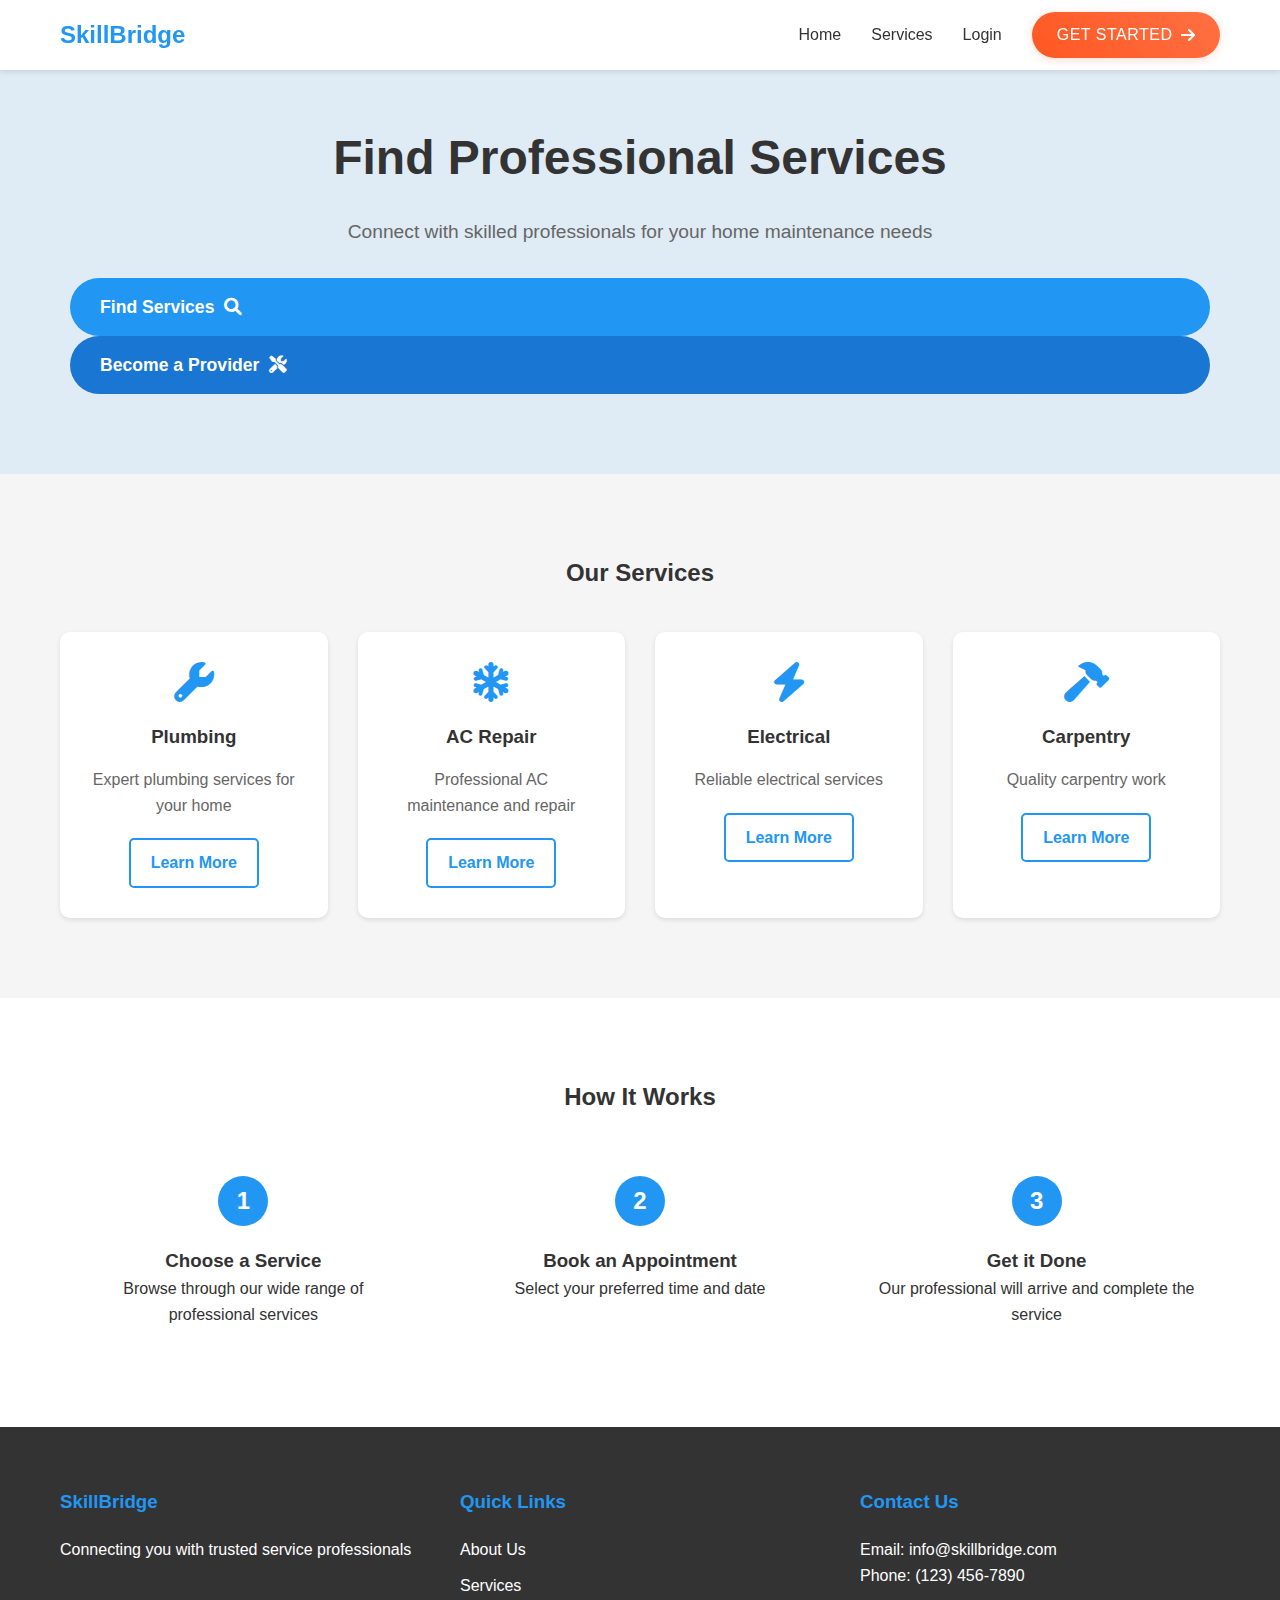
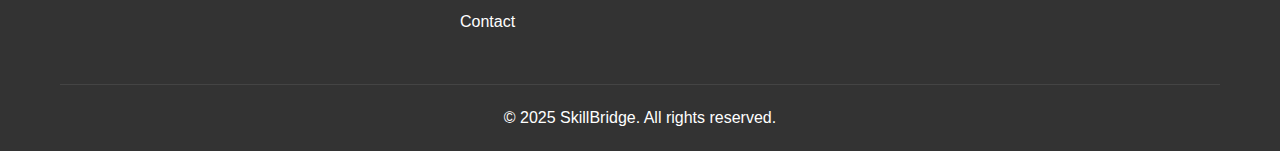
<file: frontend/index.html>
<!DOCTYPE html>
<html lang="en">
<head>
    <meta charset="UTF-8">
    <meta name="viewport" content="width=device-width, initial-scale=1.0">
    <title>SkillBridge - Your Service Marketplace</title>
    <link rel="stylesheet" href="css/style.css">
    <link rel="stylesheet" href="https://cdnjs.cloudflare.com/ajax/libs/font-awesome/6.0.0/css/all.min.css">
</head>
<body>
    <nav class="navbar">
        <div class="container">
            <a href="index.html" class="logo">SkillBridge</a>
            <ul class="nav-links">
                <li><a href="index.html">Home</a></li>
                <li><a href="services.html">Services</a></li>
                <li><a href="login.html">Login</a></li>
                <li><a href="register.html" class="btn-signup">Get Started <i class="fas fa-arrow-right"></i></a></li>
            </ul>
        </div>
    </nav>

    <header class="hero">
        <div class="container">
            <h1>Find Professional Services</h1>
            <p>Connect with skilled professionals for your home maintenance needs</p>
            <div class="cta-buttons">
                <a href="register.html?type=customer" class="btn btn-primary btn-large">Find Services <i class="fas fa-search"></i></a>
                <a href="register.html?type=provider" class="btn btn-secondary btn-large">Become a Provider <i class="fas fa-tools"></i></a>
            </div>
        </div>
    </header>

    <section class="services">
        <div class="container">
            <h2>Our Services</h2>
            <div class="service-grid">
                <div class="service-card">
                    <i class="fas fa-wrench"></i>
                    <h3>Plumbing</h3>
                    <p>Expert plumbing services for your home</p>
                    <a href="services.html#plumbing" class="btn btn-outline">Learn More</a>
                </div>
                <div class="service-card">
                    <i class="fas fa-snowflake"></i>
                    <h3>AC Repair</h3>
                    <p>Professional AC maintenance and repair</p>
                    <a href="services.html#ac-repair" class="btn btn-outline">Learn More</a>
                </div>
                <div class="service-card">
                    <i class="fas fa-bolt"></i>
                    <h3>Electrical</h3>
                    <p>Reliable electrical services</p>
                    <a href="services.html#electrical" class="btn btn-outline">Learn More</a>
                </div>
                <div class="service-card">
                    <i class="fas fa-hammer"></i>
                    <h3>Carpentry</h3>
                    <p>Quality carpentry work</p>
                    <a href="services.html#carpentry" class="btn btn-outline">Learn More</a>
                </div>
            </div>
        </div>
    </section>

    <section class="how-it-works">
        <div class="container">
            <h2>How It Works</h2>
            <div class="steps">
                <div class="step">
                    <div class="step-icon">1</div>
                    <h3>Choose a Service</h3>
                    <p>Browse through our wide range of professional services</p>
                </div>
                <div class="step">
                    <div class="step-icon">2</div>
                    <h3>Book an Appointment</h3>
                    <p>Select your preferred time and date</p>
                </div>
                <div class="step">
                    <div class="step-icon">3</div>
                    <h3>Get it Done</h3>
                    <p>Our professional will arrive and complete the service</p>
                </div>
            </div>
        </div>
    </section>

    <footer class="footer">
        <div class="container">
            <div class="footer-content">
                <div class="footer-section">
                    <h3>SkillBridge</h3>
                    <p>Connecting you with trusted service professionals</p>
                </div>
                <div class="footer-section">
                    <h3>Quick Links</h3>
                    <ul>
                        <li><a href="about.html">About Us</a></li>
                        <li><a href="services.html">Services</a></li>
                        <li><a href="contact.html">Contact</a></li>
                    </ul>
                </div>
                <div class="footer-section">
                    <h3>Contact Us</h3>
                    <p>Email: info@skillbridge.com</p>
                    <p>Phone: (123) 456-7890</p>
                </div>
            </div>
            <div class="footer-bottom">
                <p>&copy; 2025 SkillBridge. All rights reserved.</p>
            </div>
        </div>
    </footer>
</body>
</html>
</file>
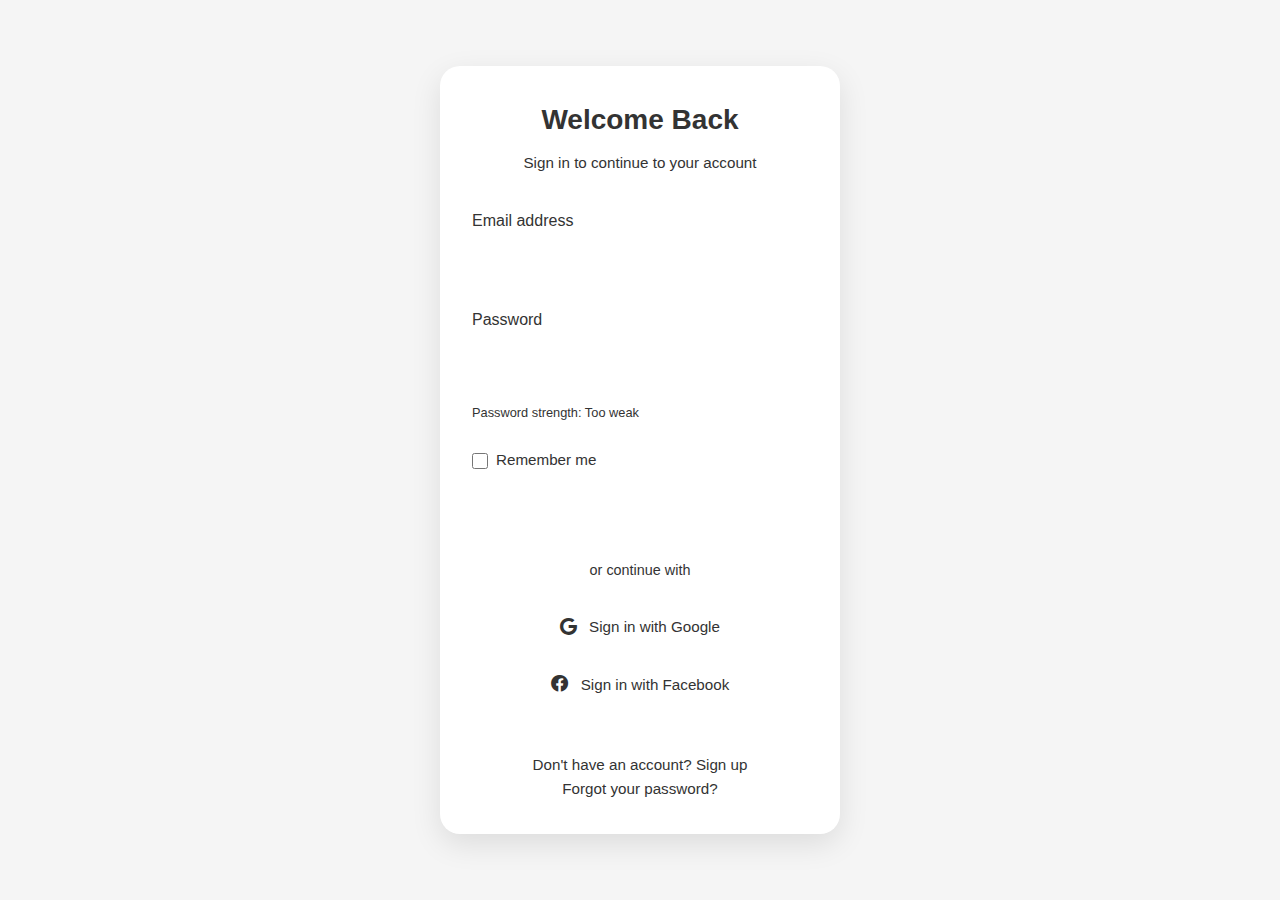
<file: frontend/login.html>
<!DOCTYPE html>
<html lang="en">
<head>
    <meta charset="UTF-8">
    <meta name="viewport" content="width=device-width, initial-scale=1.0">
    <title>Login - SkillBridge</title>
    <link rel="stylesheet" href="https://cdnjs.cloudflare.com/ajax/libs/font-awesome/6.0.0/css/all.min.css">
    <link rel="stylesheet" href="css/style.css">
    <link rel="stylesheet" href="css/auth.css">
</head>
<body>
    <div class="auth-container">
        <div class="auth-card">
            <div class="auth-header">
                <h2>Welcome Back</h2>
                <p>Sign in to continue to your account</p>
            </div>
            
            <form id="loginForm" class="auth-form">
                <div class="form-group">
                    <label for="email">Email address</label>
                    <input type="email" class="form-control" id="email" required>
                </div>
                
                <div class="form-group">
                    <label for="password">Password</label>
                    <input type="password" class="form-control" id="password" required>
                </div>
                
                <div class="remember-me">
                    <input type="checkbox" id="remember">
                    <label for="remember">Remember me</label>
                </div>
                
                <button type="submit" class="btn-auth">Sign In</button>
            </form>
            
            <div class="divider">
                <span>or continue with</span>
            </div>
            
            <div class="social-auth">
                <button class="btn-social">
                    <i class="fab fa-google"></i>
                    Sign in with Google
                </button>
                <button class="btn-social">
                    <i class="fab fa-facebook"></i>
                    Sign in with Facebook
                </button>
            </div>
            
            <div class="auth-footer">
                <p>Don't have an account? <a href="signup.html">Sign up</a></p>
                <p><a href="forgot-password.html">Forgot your password?</a></p>
            </div>
        </div>
    </div>

    <script src="js/auth.js"></script>
</body>
</html>
</file>
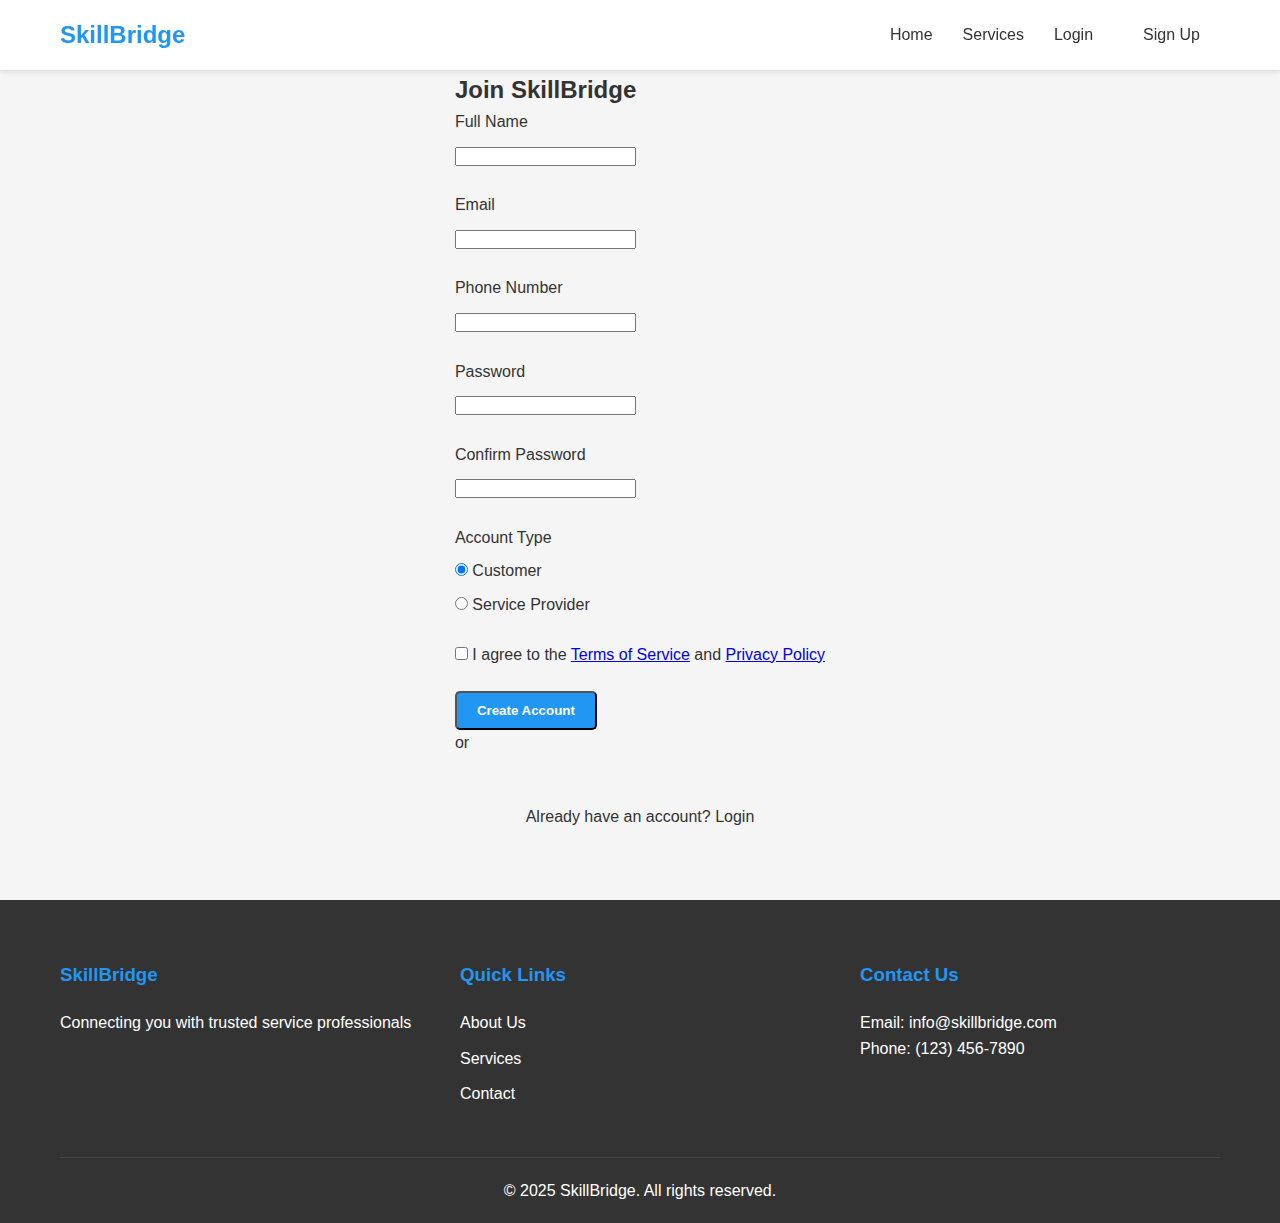
<file: frontend/register.html>
<!DOCTYPE html>
<html lang="en">
<head>
    <meta charset="UTF-8">
    <meta name="viewport" content="width=device-width, initial-scale=1.0">
    <title>Register - SkillBridge</title>
    <link rel="stylesheet" href="css/style.css">
    <link rel="stylesheet" href="css/auth.css">
    <link rel="stylesheet" href="https://cdnjs.cloudflare.com/ajax/libs/font-awesome/6.0.0/css/all.min.css">
    <script src="https://accounts.google.com/gsi/client" async defer></script>
</head>
<body>
    <nav class="navbar">
        <div class="container">
            <a href="index.html" class="logo">SkillBridge</a>
            <ul class="nav-links">
                <li><a href="index.html">Home</a></li>
                <li><a href="services.html">Services</a></li>
                <li><a href="login.html">Login</a></li>
                <li><a href="register.html" class="btn">Sign Up</a></li>
            </ul>
        </div>
    </nav>

    <div class="auth-container">
        <div class="auth-box">
            <h2>Join SkillBridge</h2>
            <form class="auth-form" action="/register" method="POST">
                <div class="form-group">
                    <label for="name">Full Name</label>
                    <input type="text" id="name" name="name" required>
                </div>
                <div class="form-group">
                    <label for="email">Email</label>
                    <input type="email" id="email" name="email" required>
                </div>
                <div class="form-group">
                    <label for="phone">Phone Number</label>
                    <input type="text" id="phone" name="phone" required>
                </div>
                <div class="form-group">
                    <label for="password">Password</label>
                    <input type="password" id="password" name="password" required>
                </div>
                <div class="form-group">
                    <label for="confirm-password">Confirm Password</label>
                    <input type="password" id="confirm-password" name="confirm-password" required>
                </div>
                <div class="form-group">
                    <label>Account Type</label>
                    <div class="radio-group">
                        <label class="radio-label">
                            <input type="radio" name="account-type" value="customer" checked>
                            Customer
                        </label>
                        <label class="radio-label">
                            <input type="radio" name="account-type" value="provider">
                            Service Provider
                        </label>
                    </div>
                </div>
                <div class="form-group">
                    <label class="checkbox-label">
                        <input type="checkbox" name="terms" required>
                        I agree to the <a href="terms.html">Terms of Service</a> and <a href="privacy.html">Privacy Policy</a>
                    </label>
                </div>
                <button type="submit" class="btn btn-primary btn-block">Create Account</button>
            </form>
            <div class="auth-separator">
                <span>or</span>
            </div>
            <div class="social-login">
                <div id="g_id_onload"
                     data-client_id="YOUR_GOOGLE_CLIENT_ID"
                     data-context="signup"
                     data-callback="handleGoogleSignUp"
                     data-auto_select="false"
                     data-itp_support="true">
                </div>
                <div class="g_id_signin"
                     data-type="standard"
                     data-size="large"
                     data-theme="outline"
                     data-text="signup_with"
                     data-shape="rectangular"
                     data-width="280">
                </div>
            </div>
            <p class="auth-footer">
                Already have an account? <a href="login.html">Login</a>
            </p>
        </div>
    </div>

    <script>
        function handleGoogleSignUp(response) {
            // Get the ID token from the response
            const credential = response.credential;
            
            // Get the selected account type
            const accountType = document.querySelector('input[name="account-type"]:checked').value;
            
            // Send the token to your backend
            fetch('/api/auth/google/register', {
                method: 'POST',
                headers: {
                    'Content-Type': 'application/json'
                },
                body: JSON.stringify({ 
                    credential,
                    accountType 
                })
            })
            .then(response => response.json())
            .then(data => {
                if (data.success) {
                    // Store the token and redirect to dashboard
                    localStorage.setItem('token', data.token);
                    window.location.href = `/${accountType}/dashboard.html`;
                } else {
                    alert('Registration failed. Please try again.');
                }
            })
            .catch(error => {
                console.error('Error:', error);
                alert('An error occurred. Please try again.');
            });
        }
    </script>

    <footer class="footer">
        <div class="container">
            <div class="footer-content">
                <div class="footer-section">
                    <h3>SkillBridge</h3>
                    <p>Connecting you with trusted service professionals</p>
                </div>
                <div class="footer-section">
                    <h3>Quick Links</h3>
                    <ul>
                        <li><a href="about.html">About Us</a></li>
                        <li><a href="services.html">Services</a></li>
                        <li><a href="contact.html">Contact</a></li>
                    </ul>
                </div>
                <div class="footer-section">
                    <h3>Contact Us</h3>
                    <p>Email: info@skillbridge.com</p>
                    <p>Phone: (123) 456-7890</p>
                </div>
            </div>
            <div class="footer-bottom">
                <p>&copy; 2025 SkillBridge. All rights reserved.</p>
            </div>
        </div>
    </footer>
</body>
</html>
</file>
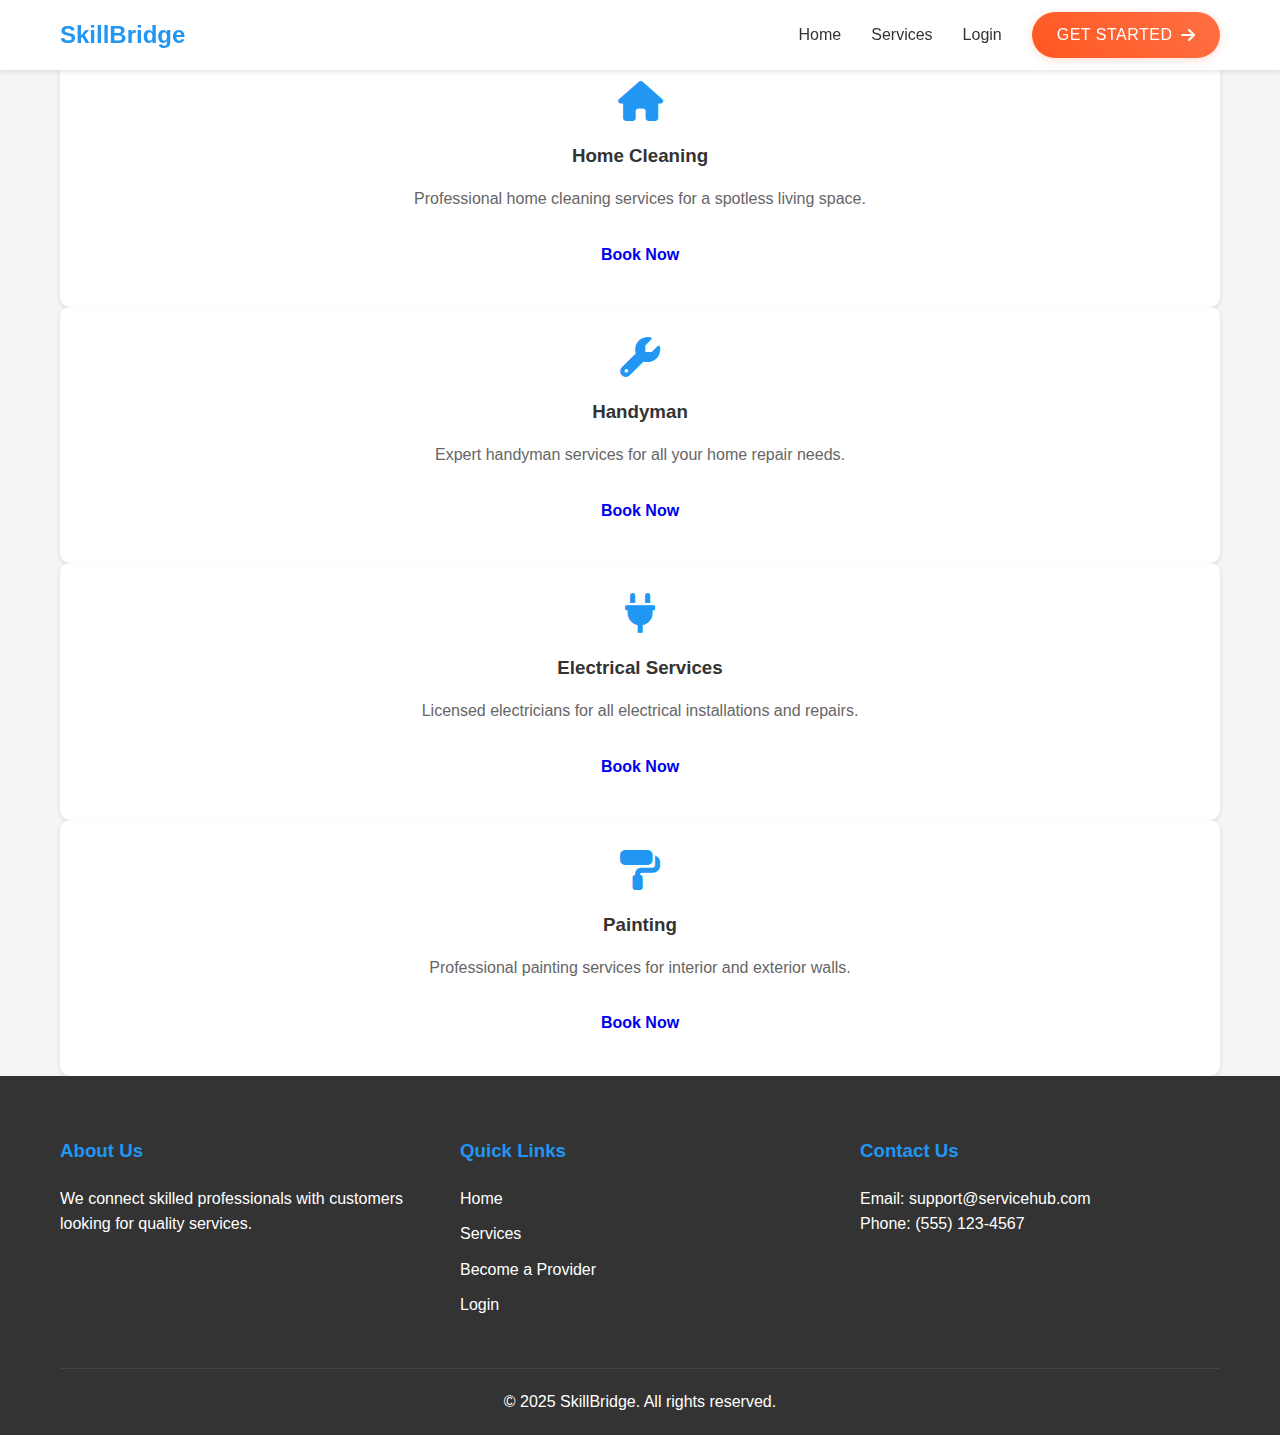
<file: frontend/services.html>
<!DOCTYPE html>
<html lang="en">
<head>
    <meta charset="UTF-8">
    <meta name="viewport" content="width=device-width, initial-scale=1.0">
    <title>Our Services - SkillBridge</title>
    <link rel="stylesheet" href="css/style.css">
    <link rel="stylesheet" href="https://cdnjs.cloudflare.com/ajax/libs/font-awesome/6.0.0/css/all.min.css">
</head>
<body>
    <nav class="navbar">
        <div class="container">
            <a href="index.html" class="logo">SkillBridge</a>
            <ul class="nav-links">
                <li><a href="index.html">Home</a></li>
                <li><a href="services.html" class="active">Services</a></li>
                <li><a href="login.html">Login</a></li>
                <li><a href="register.html" class="btn-signup">Get Started <i class="fas fa-arrow-right"></i></a></li>
            </ul>
        </div>
    </nav>

    <main class="services-page">
        <div class="container">
            <h1>Our Services</h1>
            <div class="services-grid">
                <div class="service-card">
                    <i class="fas fa-home"></i>
                    <h3>Home Cleaning</h3>
                    <p>Professional home cleaning services for a spotless living space.</p>
                    <a href="register.html?service=cleaning" class="btn">Book Now</a>
                </div>
                <div class="service-card">
                    <i class="fas fa-wrench"></i>
                    <h3>Handyman</h3>
                    <p>Expert handyman services for all your home repair needs.</p>
                    <a href="register.html?service=handyman" class="btn">Book Now</a>
                </div>
                <div class="service-card">
                    <i class="fas fa-plug"></i>
                    <h3>Electrical Services</h3>
                    <p>Licensed electricians for all electrical installations and repairs.</p>
                    <a href="register.html?service=electrical" class="btn">Book Now</a>
                </div>
                <div class="service-card">
                    <i class="fas fa-paint-roller"></i>
                    <h3>Painting</h3>
                    <p>Professional painting services for interior and exterior walls.</p>
                    <a href="register.html?service=painting" class="btn">Book Now</a>
                </div>
            </div>
        </div>
    </main>

    <footer class="footer">
        <div class="container">
            <div class="footer-content">
                <div class="footer-section">
                    <h3>About Us</h3>
                    <p>We connect skilled professionals with customers looking for quality services.</p>
                </div>
                <div class="footer-section">
                    <h3>Quick Links</h3>
                    <ul>
                        <li><a href="index.html">Home</a></li>
                        <li><a href="services.html">Services</a></li>
                        <li><a href="register.html">Become a Provider</a></li>
                        <li><a href="login.html">Login</a></li>
                    </ul>
                </div>
                <div class="footer-section">
                    <h3>Contact Us</h3>
                    <p>Email: support@servicehub.com</p>
                    <p>Phone: (555) 123-4567</p>
                </div>
            </div>
            <div class="footer-bottom">
                <p>&copy; 2025 SkillBridge. All rights reserved.</p>
            </div>
        </div>
    </footer>

    <script src="js/main.js"></script>
</body>
</html>
</file>
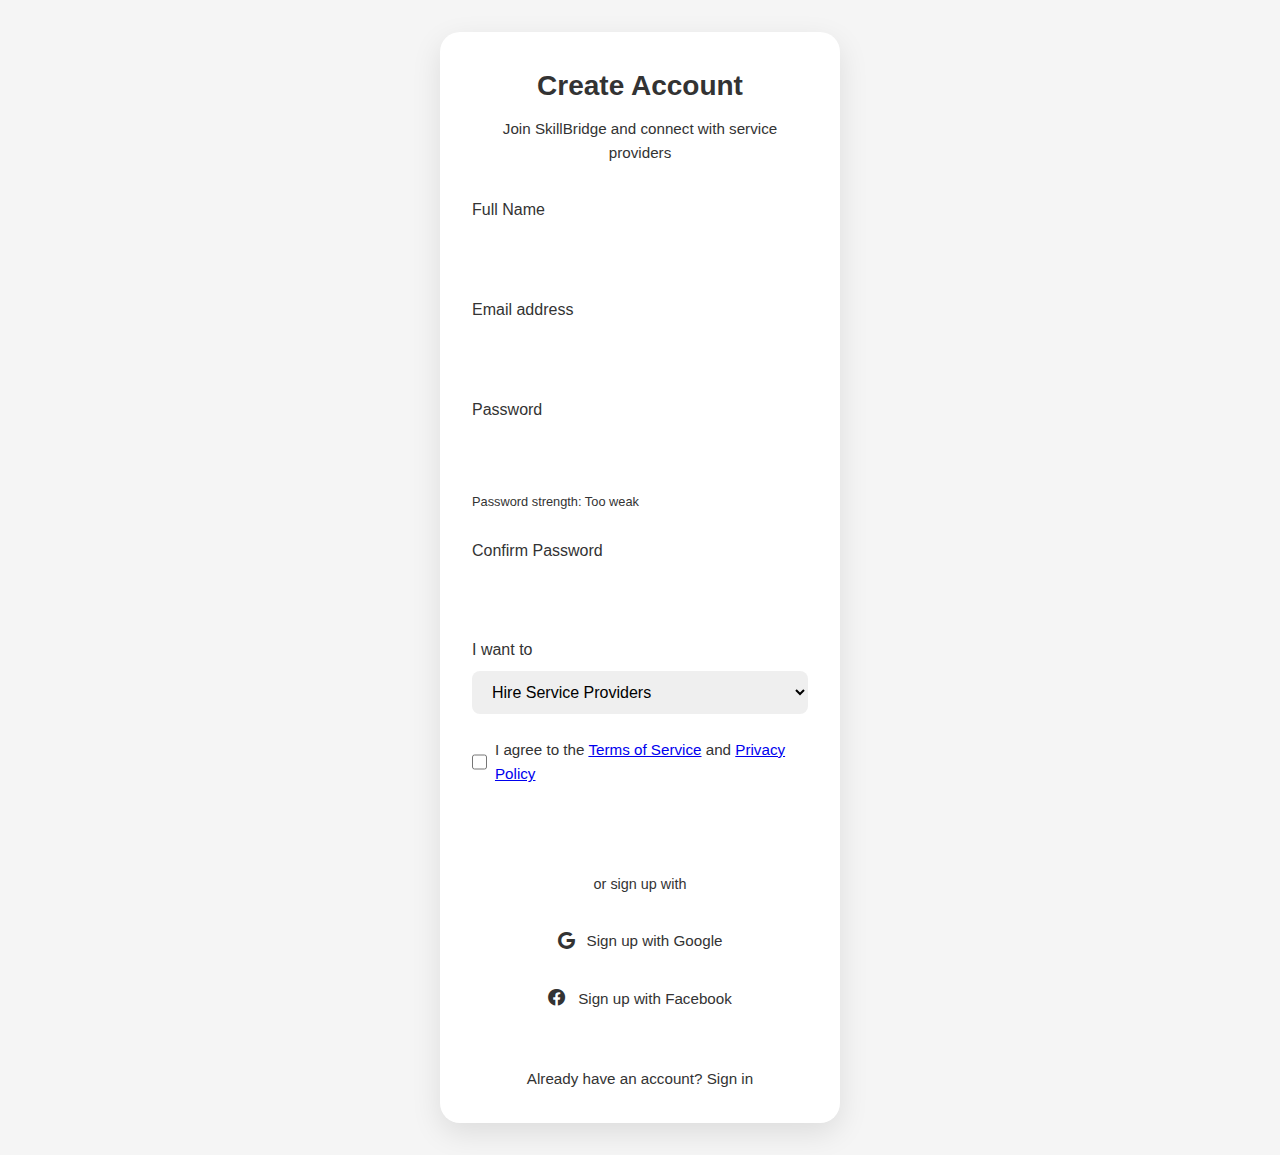
<file: frontend/signup.html>
<!DOCTYPE html>
<html lang="en">
<head>
    <meta charset="UTF-8">
    <meta name="viewport" content="width=device-width, initial-scale=1.0">
    <title>Sign Up - SkillBridge</title>
    <link rel="stylesheet" href="https://cdnjs.cloudflare.com/ajax/libs/font-awesome/6.0.0/css/all.min.css">
    <link rel="stylesheet" href="css/style.css">
    <link rel="stylesheet" href="css/auth.css">
</head>
<body>
    <div class="auth-container">
        <div class="auth-card">
            <div class="auth-header">
                <h2>Create Account</h2>
                <p>Join SkillBridge and connect with service providers</p>
            </div>
            
            <form id="signupForm" class="auth-form">
                <div class="form-group">
                    <label for="name">Full Name</label>
                    <input type="text" class="form-control" id="name" required>
                </div>
                
                <div class="form-group">
                    <label for="email">Email address</label>
                    <input type="email" class="form-control" id="email" required>
                </div>
                
                <div class="form-group">
                    <label for="password">Password</label>
                    <input type="password" class="form-control" id="password" required>
                </div>
                
                <div class="form-group">
                    <label for="confirmPassword">Confirm Password</label>
                    <input type="password" class="form-control" id="confirmPassword" required>
                </div>
                
                <div class="form-group">
                    <label for="userType">I want to</label>
                    <select class="form-control" id="userType" required>
                        <option value="customer">Hire Service Providers</option>
                        <option value="provider">Offer My Services</option>
                    </select>
                </div>
                
                <div class="remember-me">
                    <input type="checkbox" id="terms" required>
                    <label for="terms">I agree to the <a href="terms.html">Terms of Service</a> and <a href="privacy.html">Privacy Policy</a></label>
                </div>
                
                <button type="submit" class="btn-auth">Create Account</button>
            </form>
            
            <div class="divider">
                <span>or sign up with</span>
            </div>
            
            <div class="social-auth">
                <button class="btn-social">
                    <i class="fab fa-google"></i>
                    Sign up with Google
                </button>
                <button class="btn-social">
                    <i class="fab fa-facebook"></i>
                    Sign up with Facebook
                </button>
            </div>
            
            <div class="auth-footer">
                <p>Already have an account? <a href="login.html">Sign in</a></p>
            </div>
        </div>
    </div>

    <script src="js/auth.js"></script>
</body>
</html>
</file>
<file: frontend/css/style.css>
/* Global Styles */
:root {
    --primary-color: #2196F3;
    --secondary-color: #1976D2;
    --accent-color: #FF5722;
    --background-color: #f5f5f5;
    --text-color: #333;
    --light-gray: #e0e0e0;
    --white: #ffffff;
}

* {
    margin: 0;
    padding: 0;
    box-sizing: border-box;
}

body {
    font-family: 'Segoe UI', Tahoma, Geneva, Verdana, sans-serif;
    line-height: 1.6;
    color: var(--text-color);
    background-color: var(--background-color);
}

.container {
    max-width: 1200px;
    margin: 0 auto;
    padding: 0 20px;
}

/* Navigation */
.navbar {
    background-color: var(--white);
    box-shadow: 0 2px 5px rgba(0, 0, 0, 0.1);
    position: fixed;
    width: 100%;
    top: 0;
    z-index: 1000;
}

.navbar .container {
    display: flex;
    justify-content: space-between;
    align-items: center;
    height: 70px;
}

.logo {
    font-size: 1.5rem;
    font-weight: bold;
    color: var(--primary-color);
    text-decoration: none;
}

.nav-links {
    display: flex;
    list-style: none;
    align-items: center;
}

.nav-links li {
    margin-left: 30px;
}

.nav-links a {
    text-decoration: none;
    color: var(--text-color);
    font-weight: 500;
    transition: color 0.3s ease;
}

.nav-links a:hover {
    color: var(--primary-color);
}

/* Buttons */
.btn {
    display: inline-block;
    padding: 10px 20px;
    border-radius: 5px;
    text-decoration: none;
    font-weight: bold;
    cursor: pointer;
    transition: all 0.3s ease;
}

.btn-signup {
    background: linear-gradient(45deg, #FF5722, #FF7043);
    color: var(--white) !important;
    padding: 10px 25px;
    border-radius: 50px;
    transition: all 0.3s ease;
    display: flex;
    align-items: center;
    justify-content: center;
    gap: 8px;
    text-align: center;
    min-width: 140px;
    font-weight: 600;
    text-transform: uppercase;
    letter-spacing: 0.5px;
    border: none;
    box-shadow: 0 2px 10px rgba(255, 87, 34, 0.2);
}

.btn-signup:hover {
    background: linear-gradient(45deg, #FF7043, #FF8A65);
    color: var(--white) !important;
    transform: translateY(-2px);
    box-shadow: 0 4px 15px rgba(255, 87, 34, 0.3);
}

.btn-large {
    padding: 15px 30px;
    font-size: 1.1rem;
    display: flex;
    align-items: center;
    gap: 10px;
    border-radius: 30px;
    transition: all 0.3s ease;
}

.btn-large i {
    font-size: 1.1rem;
    transition: transform 0.3s ease;
}

.btn-large:hover {
    transform: translateY(-3px);
    box-shadow: 0 5px 15px rgba(0, 0, 0, 0.2);
}

.btn-large:hover i {
    transform: translateX(4px);
}

.btn-primary {
    background-color: var(--primary-color);
    color: var(--white);
}

.btn-primary:hover {
    background-color: var(--secondary-color);
}

.btn-secondary {
    background-color: var(--secondary-color);
    color: var(--white);
}

.btn-secondary:hover {
    background-color: var(--primary-color);
}

.btn-outline {
    border: 2px solid var(--primary-color);
    color: var(--primary-color);
    background-color: transparent;
}

.btn-outline:hover {
    background-color: var(--primary-color);
    color: var(--white);
}

/* Hero Section */
.hero {
    padding: 120px 0 80px;
    text-align: center;
    background: linear-gradient(rgba(33, 150, 243, 0.1), rgba(33, 150, 243, 0.1));
}

.hero h1 {
    font-size: 3rem;
    margin-bottom: 20px;
    color: var(--text-color);
}

.hero p {
    font-size: 1.2rem;
    margin-bottom: 30px;
    color: #666;
}

.cta-buttons .btn {
    margin: 0 10px;
}

/* Services Section */
.services {
    padding: 80px 0;
}

.services h2 {
    text-align: center;
    margin-bottom: 40px;
}

.service-grid {
    display: grid;
    grid-template-columns: repeat(auto-fit, minmax(250px, 1fr));
    gap: 30px;
}

.service-card {
    background: var(--white);
    padding: 30px;
    border-radius: 10px;
    box-shadow: 0 2px 5px rgba(0, 0, 0, 0.1);
    text-align: center;
    transition: transform 0.3s ease;
}

.service-card:hover {
    transform: translateY(-5px);
}

.service-card i {
    font-size: 2.5rem;
    color: var(--primary-color);
    margin-bottom: 20px;
}

.service-card h3 {
    margin-bottom: 15px;
}

.service-card p {
    margin-bottom: 20px;
    color: #666;
}

/* How It Works Section */
.how-it-works {
    padding: 80px 0;
    background-color: var(--white);
}

.how-it-works h2 {
    text-align: center;
    margin-bottom: 40px;
}

.steps {
    display: grid;
    grid-template-columns: repeat(auto-fit, minmax(250px, 1fr));
    gap: 30px;
}

.step {
    text-align: center;
    padding: 20px;
}

.step-icon {
    width: 50px;
    height: 50px;
    background-color: var(--primary-color);
    color: var(--white);
    border-radius: 50%;
    display: flex;
    align-items: center;
    justify-content: center;
    margin: 0 auto 20px;
    font-size: 1.5rem;
    font-weight: bold;
}

/* Footer */
.footer {
    background-color: #333;
    color: var(--white);
    padding: 60px 0 20px;
}

.footer-content {
    display: grid;
    grid-template-columns: repeat(auto-fit, minmax(250px, 1fr));
    gap: 40px;
    margin-bottom: 40px;
}

.footer-section h3 {
    margin-bottom: 20px;
    color: var(--primary-color);
}

.footer-section ul {
    list-style: none;
}

.footer-section ul li {
    margin-bottom: 10px;
}

.footer-section a {
    color: var(--white);
    text-decoration: none;
    transition: color 0.3s ease;
}

.footer-section a:hover {
    color: var(--primary-color);
}

.footer-bottom {
    text-align: center;
    padding-top: 20px;
    border-top: 1px solid #444;
}

/* Responsive Design */
@media (max-width: 768px) {
    .navbar .container {
        flex-direction: column;
        height: auto;
        padding: 20px;
    }

    .nav-links {
        margin-top: 20px;
        flex-direction: column;
    }

    .nav-links li {
        margin: 10px 0;
    }

    .hero {
        padding: 150px 0 80px;
    }

    .hero h1 {
        font-size: 2.5rem;
    }

    .cta-buttons .btn {
        display: block;
        margin: 10px auto;
        width: 200px;
    }
}
</file>
<file: frontend/css/auth.css>
.auth-container {
    min-height: 100vh;
    display: flex;
    align-items: center;
    justify-content: center;
    background: linear-gradient(135deg, var(--primary-light) 0%, var(--primary) 100%);
    padding: 2rem;
}

.auth-card {
    background: white;
    border-radius: 20px;
    box-shadow: 0 10px 30px rgba(0, 0, 0, 0.1);
    width: 100%;
    max-width: 400px;
    padding: 2rem;
    position: relative;
    overflow: hidden;
}

.auth-card::before {
    content: '';
    position: absolute;
    top: 0;
    left: 0;
    width: 100%;
    height: 5px;
    background: linear-gradient(to right, var(--primary), var(--primary-light));
}

.auth-header {
    text-align: center;
    margin-bottom: 2rem;
}

.auth-header h2 {
    font-size: 1.75rem;
    color: var(--text-dark);
    margin-bottom: 0.5rem;
}

.auth-header p {
    color: var(--text-muted);
    font-size: 0.95rem;
}

.form-group {
    margin-bottom: 1.5rem;
}

.form-group label {
    display: block;
    margin-bottom: 0.5rem;
    color: var(--text-dark);
    font-weight: 500;
}

.form-control {
    width: 100%;
    padding: 0.75rem 1rem;
    border: 1px solid var(--border-color);
    border-radius: 8px;
    font-size: 1rem;
    transition: all 0.3s ease;
}

.form-control:focus {
    border-color: var(--primary);
    box-shadow: 0 0 0 3px rgba(var(--primary-rgb), 0.1);
    outline: none;
}

.form-control.error {
    border-color: var(--danger);
}

.error-message {
    color: var(--danger);
    font-size: 0.85rem;
    margin-top: 0.25rem;
}

.btn-auth {
    width: 100%;
    padding: 0.875rem;
    background: var(--primary);
    color: white;
    border: none;
    border-radius: 8px;
    font-size: 1rem;
    font-weight: 500;
    cursor: pointer;
    transition: all 0.3s ease;
}

.btn-auth:hover {
    background: var(--primary-dark);
    transform: translateY(-1px);
}

.auth-footer {
    text-align: center;
    margin-top: 1.5rem;
    padding-top: 1.5rem;
    border-top: 1px solid var(--border-color);
}

.auth-footer p {
    color: var(--text-muted);
    font-size: 0.95rem;
}

.auth-footer a {
    color: var(--primary);
    text-decoration: none;
    font-weight: 500;
}

.auth-footer a:hover {
    text-decoration: underline;
}

.social-auth {
    margin: 1.5rem 0;
    display: grid;
    gap: 1rem;
}

.btn-social {
    display: flex;
    align-items: center;
    justify-content: center;
    gap: 0.75rem;
    width: 100%;
    padding: 0.75rem;
    border: 1px solid var(--border-color);
    border-radius: 8px;
    background: white;
    color: var(--text-dark);
    font-size: 0.95rem;
    font-weight: 500;
    cursor: pointer;
    transition: all 0.3s ease;
}

.btn-social:hover {
    background: var(--background-light);
    border-color: var(--primary);
}

.btn-social i {
    font-size: 1.1rem;
}

.divider {
    display: flex;
    align-items: center;
    text-align: center;
    margin: 1.5rem 0;
}

.divider::before,
.divider::after {
    content: '';
    flex: 1;
    border-bottom: 1px solid var(--border-color);
}

.divider span {
    padding: 0 1rem;
    color: var(--text-muted);
    font-size: 0.9rem;
}

.remember-me {
    display: flex;
    align-items: center;
    gap: 0.5rem;
    margin: 1rem 0;
}

.remember-me input[type="checkbox"] {
    width: 1rem;
    height: 1rem;
    border-radius: 4px;
    border: 1px solid var(--border-color);
    cursor: pointer;
}

.remember-me label {
    color: var(--text-muted);
    font-size: 0.95rem;
    cursor: pointer;
}
</file>
